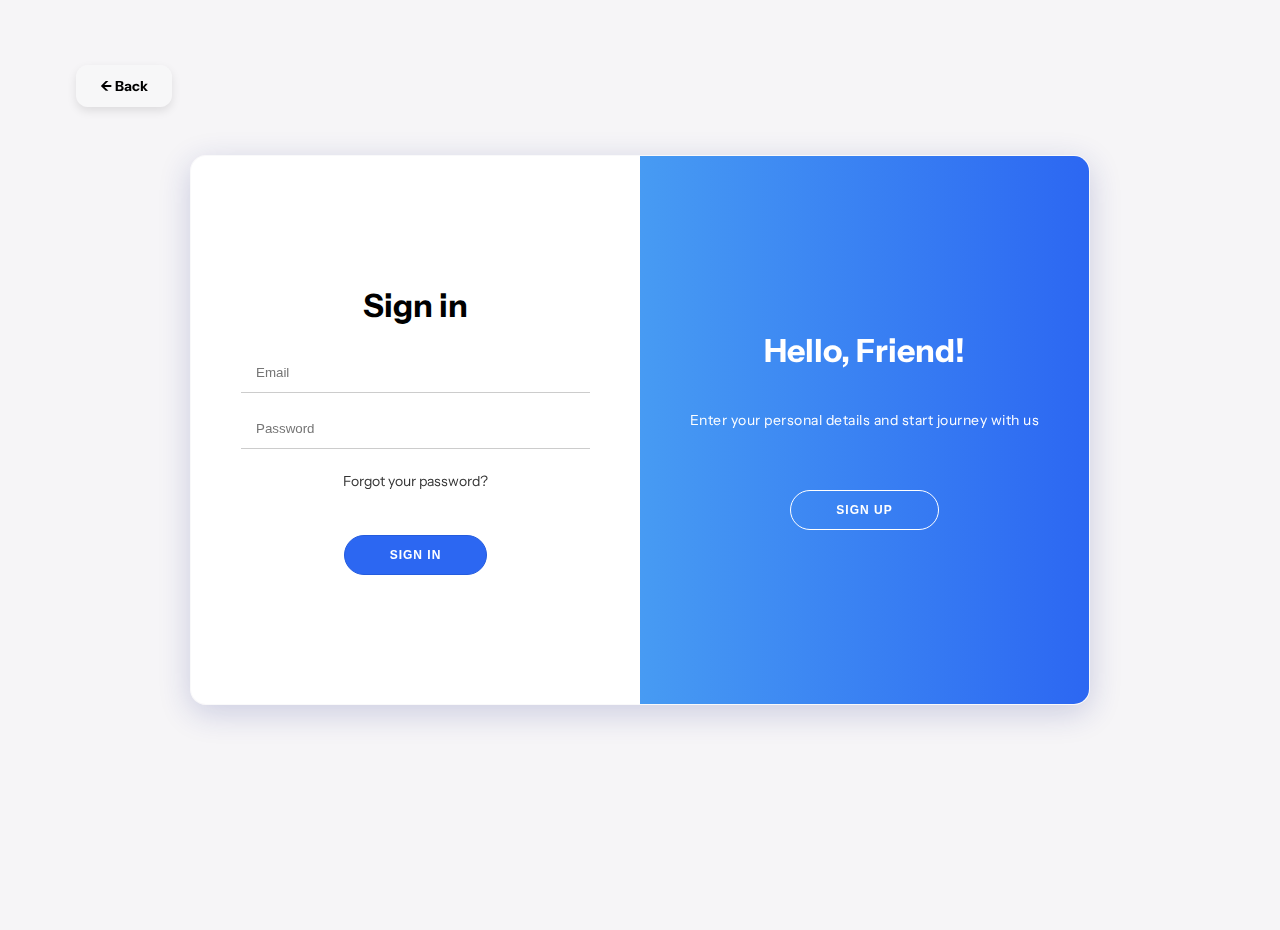
<file: account.html>
<!DOCTYPE html>
<html lang="en">
  <head>
    <meta charset="UTF-8" />
    <meta http-equiv="X-UA-Compatible" content="IE=edge" />
    <meta name="viewport" content="width=device-width, initial-scale=1.0" />
    <title>Safestate</title>
    <link rel="stylesheet" href="css/account.css" />
  </head>
  <body>
    <a href="index.html" class="back-button">← Back</a>
    <div class="container" id="container">
      <div class="form-container sign-up-container">
        <form action="#">
          <h1>Create Account</h1>
          <input type="text" placeholder="Username" />
          <input type="email" placeholder="Email" />
          <input type="number" name="age" placeholder="Age" min="0" />
          <input type="text" name="city" placeholder="City" />
          <input type="password" placeholder="Password" />
          <button type="submit">Sign Up</button>
        </form>
      </div>
      <div class="form-container sign-in-container">
        <form action="#">
          <h1>Sign in</h1>
          <input type="email" placeholder="Email" />
          <input type="password" placeholder="Password" />
          <a href="#">Forgot your password?</a>
          <button type="submit">Sign In</button>
        </form>
      </div>
      <div class="overlay-container">
        <div class="overlay">
          <div class="overlay-panel overlay-left">
            <h1>Welcome Back!</h1>
            <p>
              To keep connected with us please login with your personal info
            </p>
            <button class="ghost" id="signIn" type="button">Sign In</button>
          </div>
          <div class="overlay-panel overlay-right">
            <h1>Hello, Friend!</h1>
            <p>Enter your personal details and start journey with us</p>
            <button class="ghost" id="signUp" type="button">Sign Up</button>
          </div>
        </div>
      </div>
    </div>
  </body>
  <script src="js/data.js"></script>
  <script src="js/auth.js"></script>
  <script src="js/sliding-form.js"></script>
</html>
</file>
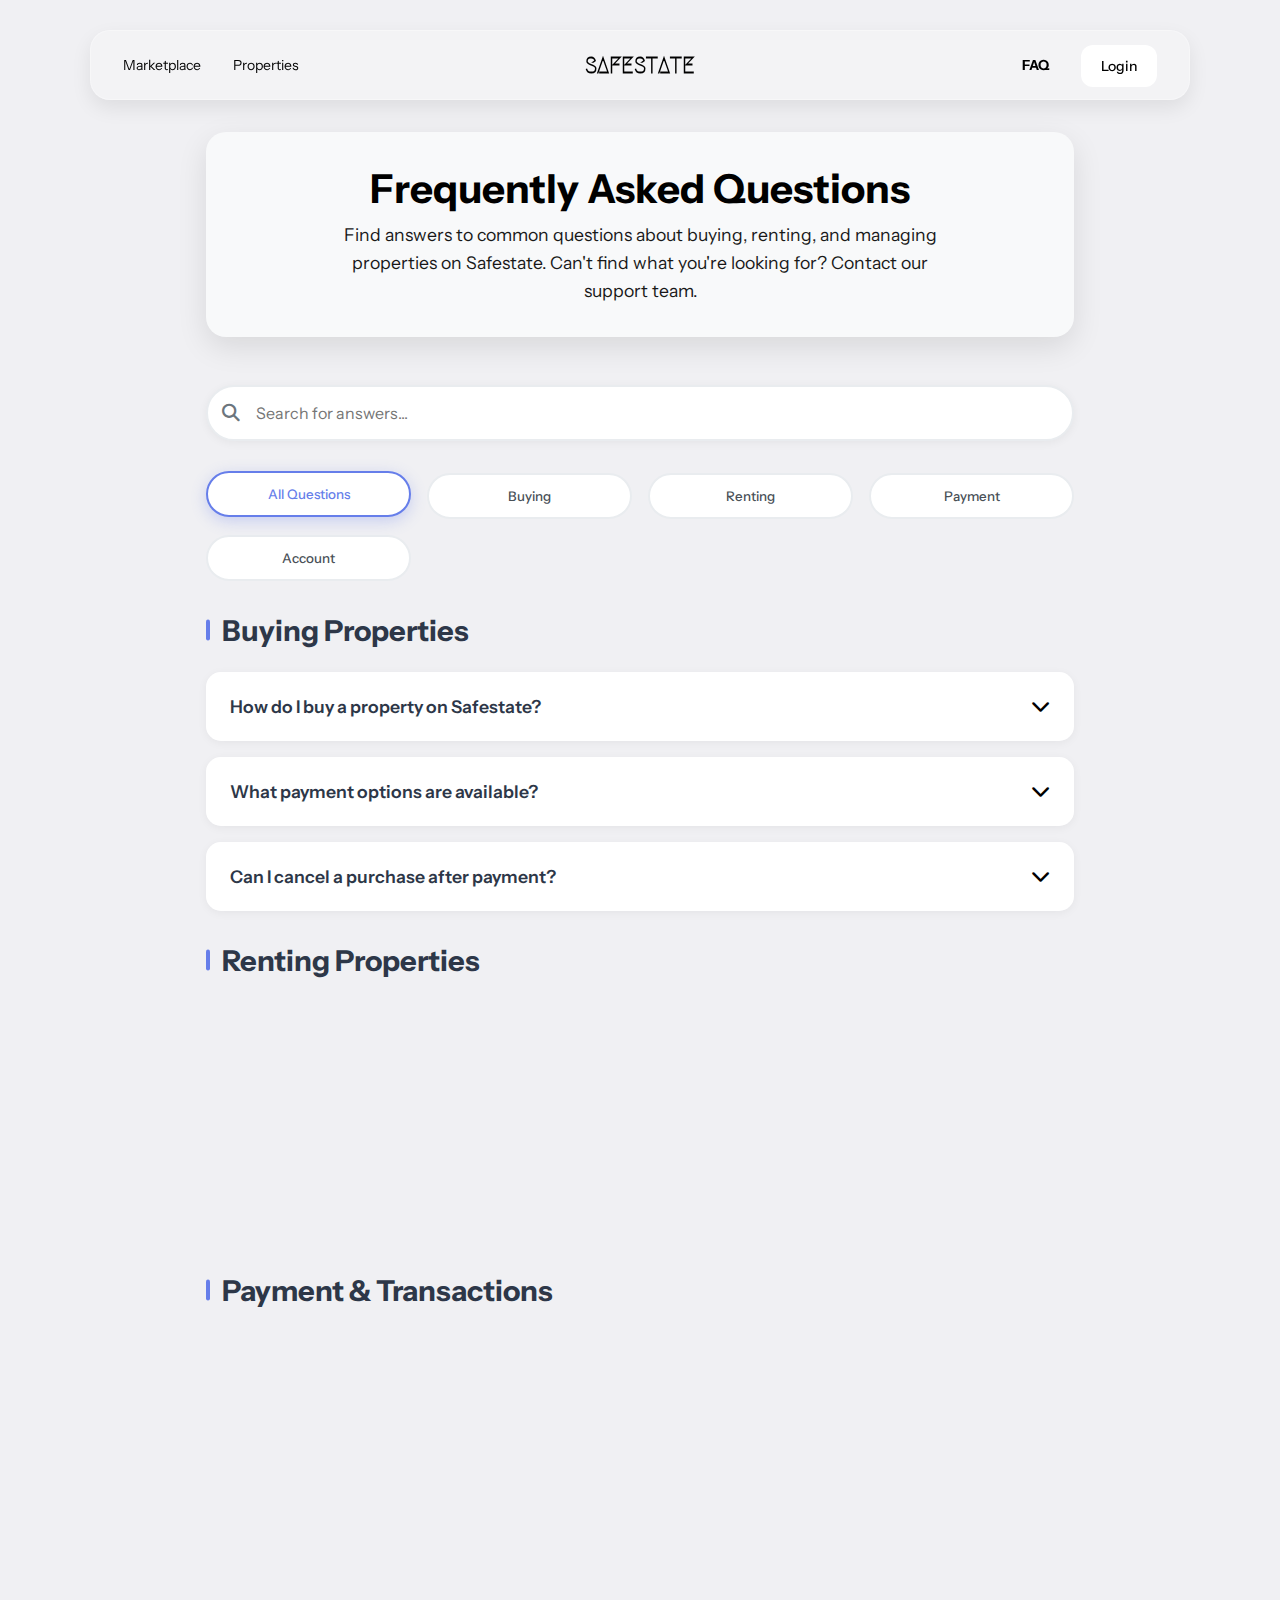
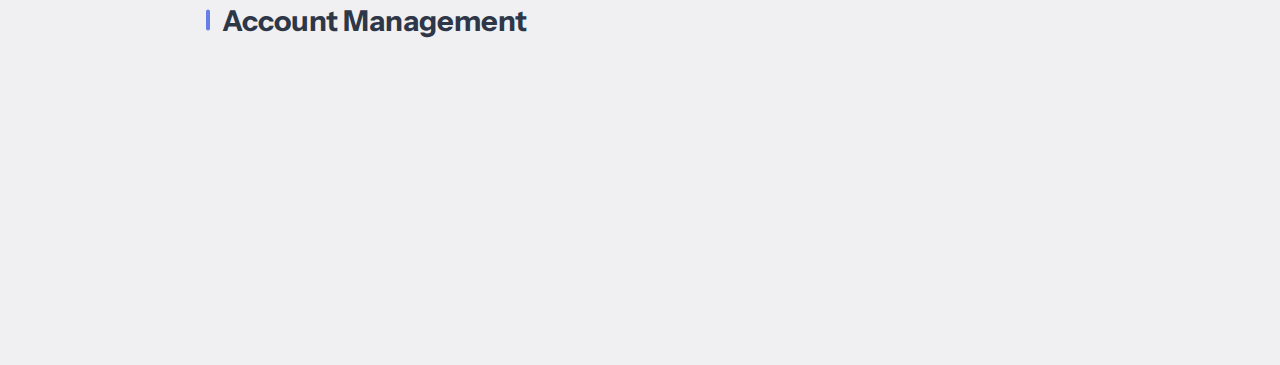
<file: faq.html>
<!DOCTYPE html>
<html lang="en">
  <head>
    <meta charset="UTF-8" />
    <meta name="viewport" content="width=device-width, initial-scale=1.0" />
    <title>Safestate - FAQ</title>
    <link
      rel="stylesheet"
      href="https://cdnjs.cloudflare.com/ajax/libs/font-awesome/6.5.0/css/all.min.css"
    />
    <link rel="stylesheet" href="css/navigation.css" />
    <link rel="stylesheet" href="css/style.css" />
    <link rel="stylesheet" href="css/faq.css" />
    <style>
      .faq-container {
        max-width: 900px;
        margin: 0 auto;
        padding: 2rem 1rem;
        font-family: "Segoe UI", Tahoma, Geneva, Verdana, sans-serif;
      }

      .faq-header {
        text-align: center;
        margin-bottom: 3rem;
        padding: 2rem 0;
        background: #f8f9fa;
        color: #2d3748;
        border-radius: 20px;
        box-shadow: 0 10px 30px rgba(0, 0, 0, 0.1);
      }

      .faq-header h1 {
        font-size: 2.5rem;
        margin-bottom: 0.5rem;
        font-weight: 700;
      }

      .faq-header p {
        font-size: 1.1rem;
        opacity: 0.9;
        max-width: 600px;
        margin: 0 auto;
        line-height: 1.6;
      }

      .faq-search {
        margin-bottom: 2rem;
        position: relative;
      }

      .faq-search input {
        width: 100%;
        padding: 1rem 1rem 1rem 3rem;
        border: 2px solid #e9ecef;
        border-radius: 50px;
        font-size: 1rem;
        transition: all 0.3s ease;
        background: white;
        box-shadow: 0 2px 10px rgba(0, 0, 0, 0.05);
      }

      .faq-search input:focus {
        outline: none;
        border-color: #667eea;
        box-shadow: 0 4px 20px rgba(102, 126, 234, 0.15);
      }

      .faq-search i {
        position: absolute;
        left: 1rem;
        top: 50%;
        transform: translateY(-50%);
        color: #6c757d;
        font-size: 1.1rem;
      }

      .faq-categories {
        display: grid;
        grid-template-columns: repeat(auto-fit, minmax(200px, 1fr));
        gap: 1rem;
        margin-bottom: 2rem;
      }

      .category-btn {
        padding: 0.8rem 1.5rem;
        border: 2px solid #e9ecef;
        background: white;
        border-radius: 25px;
        cursor: pointer;
        transition: all 0.3s ease;
        font-weight: 500;
        text-align: center;
        color: #495057;
      }

      .category-btn:hover,
      .category-btn.active {
        background: white;
        color: #667eea;
        border-color: #667eea;
        transform: translateY(-2px);
        box-shadow: 0 4px 15px rgba(102, 126, 234, 0.3);
      }

      .faq-section {
        margin-bottom: 2rem;
      }

      .faq-section h2 {
        color: #2d3748;
        margin-bottom: 1.5rem;
        font-size: 1.8rem;
        position: relative;
        padding-left: 1rem;
      }

      .faq-section h2::before {
        content: "";
        position: absolute;
        left: 0;
        top: 50%;
        transform: translateY(-50%);
        width: 4px;
        height: 60%;
        background: #667eea;
        border-radius: 2px;
      }

      .faq-item {
        margin-bottom: 1rem;
        border-radius: 15px;
        box-shadow: 0 2px 10px rgba(0, 0, 0, 0.05);
        overflow: hidden;
        transition: all 0.3s ease;
      }

      .faq-item:hover {
        box-shadow: 0 5px 20px rgba(0, 0, 0, 0.1);
      }

      .faq-question {
        background: white;
        border: none;
        padding: 1.5rem;
        width: 100%;
        text-align: left;
        cursor: pointer;
        font-size: 1.1rem;
        font-weight: 600;
        color: #2d3748;
        display: flex;
        justify-content: space-between;
        align-items: center;
        transition: all 0.3s ease;
      }

      .faq-question:hover {
        background: #f8f9fa;
      }

      .faq-question.active {
        background: #667eea;
        color: white;
      }

      .faq-toggle {
        font-size: 1.2rem;
        transition: transform 0.3s ease;
      }

      .faq-question.active .faq-toggle {
        transform: rotate(180deg);
      }

      .faq-answer {
        background: #f8f9fa;
        padding: 0;
        max-height: 0;
        overflow: hidden;
        transition: all 0.3s ease;
      }

      .faq-answer.active {
        max-height: 300px;
        padding: 1.5rem;
      }

      .faq-answer p {
        margin: 0;
        line-height: 1.7;
        color: #4a5568;
      }

      .faq-answer ul {
        margin: 1rem 0;
        padding-left: 1.5rem;
      }

      .faq-answer li {
        margin-bottom: 0.5rem;
        color: #4a5568;
      }

      .hidden {
        display: none !important;
      }

      @media (max-width: 768px) {
        .faq-header h1 {
          font-size: 2rem;
        }

        .faq-header p {
          font-size: 1rem;
        }

        .faq-categories {
          grid-template-columns: 1fr 1fr;
        }

        .category-btn {
          padding: 0.6rem 1rem;
          font-size: 0.9rem;
        }
      }
    </style>
  </head>
  <body>
    <div class="navigation">
      <div class="navBar">
        <div class="nav-left">
          <a href="marketplace.html">Marketplace</a>
          <a href="properties.html">Properties</a>
        </div>

        <div class="nav-logo">
          <a href="index.html" class="logo">SAFESTATE</a>
        </div>

        <div class="nav-right">
          <a href="#" class="active">FAQ</a>
          <div class="cta">
            <a href="account.html">Account</a>
          </div>
        </div>
      </div>
    </div>

    <div class="faq-container">
      <div class="faq-header">
        <h1>Frequently Asked Questions</h1>
        <p>
          Find answers to common questions about buying, renting, and managing
          properties on Safestate. Can't find what you're looking for? Contact
          our support team.
        </p>
      </div>

      <div class="faq-search">
        <i class="fas fa-search"></i>
        <input type="text" id="faqSearch" placeholder="Search for answers..." />
      </div>

      <div class="faq-categories">
        <button class="category-btn active" data-category="all">
          All Questions
        </button>
        <button class="category-btn" data-category="buying">Buying</button>
        <button class="category-btn" data-category="renting">Renting</button>
        <button class="category-btn" data-category="payment">Payment</button>
        <button class="category-btn" data-category="account">Account</button>
      </div>

      <div class="faq-section" data-category="buying">
        <h2>Buying Properties</h2>

        <div class="faq-item" data-category="buying">
          <button class="faq-question">
            How do I buy a property on Safestate?
            <i class="fas fa-chevron-down faq-toggle"></i>
          </button>
          <div class="faq-answer">
            <p>Buying a property on Safestate is simple:</p>
            <ul>
              <li>Browse properties in our marketplace</li>
              <li>Click on a property to view details</li>
              <li>Click "Buy Now" to proceed to payment</li>
              <li>Choose your payment option (down payment or full payment)</li>
              <li>Complete the payment process</li>
              <li>The property will be added to your properties page</li>
            </ul>
          </div>
        </div>

        <div class="faq-item" data-category="buying">
          <button class="faq-question">
            What payment options are available?
            <i class="fas fa-chevron-down faq-toggle"></i>
          </button>
          <div class="faq-answer">
            <p>We offer flexible payment options:</p>
            <ul>
              <li>
                <strong>Down Payment:</strong> Pay 20% upfront with installment
                options (3x or 5x)
              </li>
              <li>
                <strong>Full Payment:</strong> Pay the complete amount at once
              </li>
            </ul>
            <p>
              All payments can be made via credit card, bank transfer, or cash.
            </p>
          </div>
        </div>

        <div class="faq-item" data-category="buying">
          <button class="faq-question">
            Can I cancel a purchase after payment?
            <i class="fas fa-chevron-down faq-toggle"></i>
          </button>
          <div class="faq-answer">
            <p>
              Purchase cancellations are subject to our terms and conditions.
              Generally:
            </p>
            <ul>
              <li>
                Down payments are refundable within 3 days minus processing fees
              </li>
              <li>
                Full payments require property inspection and legal review for
                cancellation
              </li>
            </ul>
            <p>
              Please contact our support team for specific cancellation
              requests.
            </p>
          </div>
        </div>
      </div>

      <div class="faq-section" data-category="renting">
        <h2>Renting Properties</h2>

        <div class="faq-item" data-category="renting">
          <button class="faq-question">
            How do I rent a property?
            <i class="fas fa-chevron-down faq-toggle"></i>
          </button>
          <div class="faq-answer">
            <p>Renting a property is straightforward:</p>
            <ul>
              <li>Filter properties by "Rent" in the marketplace</li>
              <li>Select a property that suits your needs</li>
              <li>Contact the agent via WhatsApp for viewing</li>
              <li>Submit rental application with required documents</li>
              <li>Pay security deposit and first month's rent</li>
              <li>Sign the rental agreement</li>
            </ul>
          </div>
        </div>

        <div class="faq-item" data-category="renting">
          <button class="faq-question">
            What documents do I need for renting?
            <i class="fas fa-chevron-down faq-toggle"></i>
          </button>
          <div class="faq-answer">
            <p>Required documents for rental applications:</p>
            <ul>
              <li>Valid ID card (KTP) or passport</li>
              <li>Proof of income (salary slip or bank statements)</li>
              <li>Employment verification letter</li>
              <li>References from previous landlords (if applicable)</li>
              <li>Emergency contact information</li>
            </ul>
          </div>
        </div>

        <div class="faq-item" data-category="renting">
          <button class="faq-question">
            How much is the security deposit?
            <i class="fas fa-chevron-down faq-toggle"></i>
          </button>
          <div class="faq-answer">
            <p>
              Security deposits typically range from 1-3 months' rent, depending
              on:
            </p>
            <ul>
              <li>Property type and value</li>
              <li>Rental duration</li>
              <li>Your credit history</li>
              <li>Property owner's requirements</li>
            </ul>
            <p>
              The security deposit is refundable at the end of your lease,
              subject to property condition assessment.
            </p>
          </div>
        </div>
      </div>

      <div class="faq-section" data-category="payment">
        <h2>Payment & Transactions</h2>

        <div class="faq-item" data-category="payment">
          <button class="faq-question">
            Is my payment information secure?
            <i class="fas fa-chevron-down faq-toggle"></i>
          </button>
          <div class="faq-answer">
            <p>Yes, we prioritize your financial security:</p>
            <ul>
              <li>SSL encryption for all transactions</li>
              <li>PCI DSS compliant payment processing</li>
              <li>No storage of credit card information on our servers</li>
              <li>Two-factor authentication for account access</li>
              <li>Regular security audits and monitoring</li>
            </ul>
          </div>
        </div>

        <div class="faq-item" data-category="payment">
          <button class="faq-question">
            How long does payment processing take?
            <i class="fas fa-chevron-down faq-toggle"></i>
          </button>
          <div class="faq-answer">
            <p>Payment processing times vary by method:</p>
            <ul>
              <li><strong>Credit Card:</strong> Instant confirmation</li>
              <li><strong>Bank Transfer:</strong> 1-2 business days</li>
              <li><strong>Cash Payment:</strong> Immediate at our offices</li>
              <li><strong>Installments:</strong> Auto-deducted monthly</li>
            </ul>
            <p>You'll receive email confirmation once payment is processed.</p>
          </div>
        </div>

        <div class="faq-item" data-category="payment">
          <button class="faq-question">
            Can I get a receipt for my payment?
            <i class="fas fa-chevron-down faq-toggle"></i>
          </button>
          <div class="faq-answer">
            <p>Yes, you'll receive digital receipts for all transactions:</p>
            <ul>
              <li>Immediate email confirmation after payment</li>
              <li>Detailed invoice with transaction ID</li>
              <li>Download option from your account dashboard</li>
              <li>Tax documentation available for property purchases</li>
            </ul>
          </div>
        </div>
      </div>

      <div class="faq-section" data-category="account">
        <h2>Account Management</h2>

        <div class="faq-item" data-category="account">
          <button class="faq-question">
            How do I create an account?
            <i class="fas fa-chevron-down faq-toggle"></i>
          </button>
          <div class="faq-answer">
            <p>Creating an account is quick and easy:</p>
            <ul>
              <li>Click "Account" in the navigation menu</li>
              <li>Select "Sign Up" or "Register"</li>
              <li>Fill in your basic information</li>
              <li>Verify your email address</li>
              <li>Complete your profile for better property recommendations</li>
            </ul>
          </div>
        </div>

        <div class="faq-item" data-category="account">
          <button class="faq-question">
            Can I manage multiple properties?
            <i class="fas fa-chevron-down faq-toggle"></i>
          </button>
          <div class="faq-answer">
            <p>Yes, your account can handle multiple properties:</p>
            <ul>
              <li>View all owned properties in one dashboard</li>
              <li>Track rental properties separately</li>
              <li>Manage payment schedules for each property</li>
              <li>Access property documents and contracts</li>
              <li>Monitor property values and market trends</li>
            </ul>
          </div>
        </div>

        <div class="faq-item" data-category="account">
          <button class="faq-question">
            How do I update my account information?
            <i class="fas fa-chevron-down faq-toggle"></i>
          </button>
          <div class="faq-answer">
            <p>Update your account anytime:</p>
            <ul>
              <li>Go to Account > Profile Settings</li>
              <li>Edit personal information, contact details</li>
              <li>Update payment methods and preferences</li>
              <li>Change password and security settings</li>
              <li>Manage notification preferences</li>
            </ul>
            <p>Some changes may require email verification for security.</p>
          </div>
        </div>
      </div>
    </div>

    <script src="js/auth.js"></script>
    <script src="js/navbar.js"></script>
    <script src="js/faq.js"></script>
  </body>
</html>
</file>
<file: css/account.css>
@import url('https://fonts.googleapis.com/css2?family=Instrument+Sans:ital,wght@0,400..700;1,400..700&display=swap');

* {
	box-sizing: border-box;
}

body {
	background: #f6f5f7;
	display: flex;
	justify-content: center;
	align-items: center;
	flex-direction: column;
	font-family: 'Instrument Sans';
	height: 100vh;
	margin: -20px 0 50px;
}

h1 {
	font-weight: bold;
	margin: 0;
    margin-bottom: 20px;
}

h2 {
	text-align: center;
}

p {
	font-size: 14px;
	font-weight: 100;
	line-height: 20px;
	letter-spacing: 0.5px;
	margin: 20px 0 30px;
}

span {
	font-size: 12px;
}

a {
	color: #333;
	font-size: 14px;
	text-decoration: none;
	margin: 15px 0;
}

.back-button {
    position: absolute;
    top: 50px;
    left: 76px;
    background-color: rgba(255, 255, 255, 0.2);
    backdrop-filter: blur(10px);
    padding: 12px 24px;
    border-radius: 12px;
    text-decoration: none;
    color: black;
    font-weight: bold;
    font-size: 14px;
    box-shadow: 0 4px 10px rgba(0, 0, 0, 0.1);
    transition: background-color 0.3s ease, transform 0.2s ease;
}
  
.back-button:hover {
    background-color: rgba(255, 255, 255, 1);
    color: #2c67f2;
    transform: translateY(-4px);
}

button {
	border-radius: 20px;
	border: 1px solid #245cde;
	background-color: #2c67f2;
	color: #FFFFFF;
	font-size: 12px;
	font-weight: bold;
	padding: 12px 45px;
    margin-top: 30px;
	letter-spacing: 1px;
	text-transform: uppercase;
	transition: transform 80ms ease-in;
}

button:active {
	transform: scale(0.95);
}

button:focus {
	outline: none;
}

button.ghost {
	background-color: transparent;
	border-color: #FFFFFF;
}

form {
	background-color: #FFFFFF;
	display: flex;
	align-items: center;
	justify-content: center;
	flex-direction: column;
	padding: 0 50px;
	height: 100%;
	text-align: center;
}

input {
	background-color: white;
	border: none;
	border-bottom: 1px solid #ccc;
	padding: 12px 15px;
	margin: 8px 0;
	width: 100%;
	outline: none;
	transition: border-color 0.3s ease;
}

input:focus {
	border-bottom: 1px solid #2c67f2; /* Highlight color on focus */
}

.container {
    background: rgba(255, 255, 255, 0.1); /* glass background */
    border-radius: 16px;
    border: 1px solid rgba(255, 255, 255, 0.3);
    backdrop-filter: blur(15px);
    -webkit-backdrop-filter: blur(15px); /* Safari support */
    box-shadow: 0 8px 32px 0 rgba(31, 38, 135, 0.2);
    position: relative;
    overflow: hidden;
    width: 900px;
    min-height: 550px;
    max-width: 100%;
    
}

.form-container {
	position: absolute;
	top: 0;
	height: 100%;
	transition: all 0.6s ease-in-out;
}

.sign-in-container {
	left: 0;
	width: 50%;
	z-index: 2;
}

.container.right-panel-active .sign-in-container {
	transform: translateX(100%);
}

.sign-up-container {
	left: 0;
	width: 50%;
	opacity: 0;
	z-index: 1;
}

.container.right-panel-active .sign-up-container {
	transform: translateX(100%);
	opacity: 1;
	z-index: 5;
	animation: show 0.6s;
}

@keyframes show {
	0%, 49.99% {
		opacity: 0;
		z-index: 1;
	}
	
	50%, 100% {
		opacity: 1;
		z-index: 5;
	}
}

.overlay-container {
	position: absolute;
	top: 0;
	left: 50%;
	width: 50%;
	height: 100%;
	overflow: hidden;
	transition: transform 0.6s ease-in-out;
	z-index: 100;
}

.container.right-panel-active .overlay-container{
	transform: translateX(-100%);
}

.overlay {
	background: #2c67f2;
	background: linear-gradient(to right, #62cff4, #2c67f2);
	background-repeat: no-repeat;
	background-size: cover;
	background-position: 0 0;
	color: #FFFFFF;
	position: relative;
	left: -100%;
	height: 100%;
	width: 200%;
  	transform: translateX(0);
	transition: transform 0.6s ease-in-out;
}

.container.right-panel-active .overlay {
  	transform: translateX(50%);
}

.overlay-panel {
	position: absolute;
	display: flex;
	align-items: center;
	justify-content: center;
	flex-direction: column;
	padding: 0 40px;
	text-align: center;
	top: 0;
	height: 100%;
	width: 50%;
	transform: translateX(0);
	transition: transform 0.6s ease-in-out;
}

.overlay-left {
	transform: translateX(-20%);
}

.container.right-panel-active .overlay-left {
	transform: translateX(0);
}

.overlay-right {
	right: 0;
	transform: translateX(0);
}

.container.right-panel-active .overlay-right {
	transform: translateX(20%);
}
</file>
<file: css/navigation.css>
@import url('https://fonts.googleapis.com/css2?family=Instrument+Sans:ital,wght@0,400..700;1,400..700&family=Megrim&display=swap');

* {
    margin: 0;
    padding: 0;
    box-sizing: border-box;
    text-decoration: none;
    color: black;
  }
  
  body {
    font-family: 'Instrument Sans', sans-serif;
    background: #f0f0f3;
    min-height: 100vh;
  }
  
.navigation {
    display: flex;
    justify-content: center;
    position: sticky;
    top: 0;
    z-index: 1000;
    margin-top: 30px;
    height: 70px;
    align-items: center;
  }
  
  .navBar {
    width: 86%;
    position: relative;
    display: flex;
    justify-content: space-between;
    align-items: center;
    padding: 1.6em 2em;
    background: rgba(255, 255, 255, 0.2);
    backdrop-filter: blur(14px);
    border-radius: 20px;
    box-shadow: 0 8px 20px rgba(0, 0, 0, 0.08);
    border: 1px solid rgba(255, 255, 255, 0.3);
    height: 70px;
  }
  
  .navBar.sticky-full {
    width: 100%;
    max-width: 100%;
    border-radius: 0;
    padding: 0 1.5rem;
    margin-top: 0;
    transition: width 0.3s ease, padding 0.3s ease, border-radius 0.3s ease;
  }
  
  .navBar a {
    font-size: 14px;
    font-weight: 300;
    transition: 0.3s ease;
  }
  
  .navBar .active {
    font-weight: 800;
  }
  
  .navBar a:hover {
    font-weight: bold;
  }
  
  .nav-left,
  .nav-right {
    display: flex;
    gap: 2rem;
    align-items: center;
  }
  
  .nav-logo {
    position: absolute;
    left: 50%;
    transform: translateX(-50%);
  }
  
  .nav-logo a {
    font-family: 'Megrim';
    font-size: 1.4rem;
    font-weight: 800;
  }
  
  .nav-logo a:hover {
    font-weight: 800;
  }
  
  .cta a {
    background-color: white;
    color: black;
    padding: 12px 20px;
    border-radius: 12px;
    font-weight: 500;
    transition: background 0.2s ease-in-out;
  }
  
  .cta a:hover {
    background-color: #007bff;
    color: white;
    font-weight: 500;
  }
</file>
<file: css/style.css>
@import url('https://fonts.googleapis.com/css2?family=Instrument+Sans:ital,wght@0,400..700;1,400..700&display=swap');

:root {
    --primary-color: black;
    --title-text: 40px;
    --subtitle-text: 22px;
    --paragraph-text: 1vw;
    --text-dark: black;
    --text-light: white;
}

* {
    margin: 0;
    padding: 0;
    box-sizing: border-box;
    text-decoration: none;
    font-family: "Instrument Sans";
}

.mainSection {
    display: flex;
    flex-direction: row;
    padding: 0 60px;
    width: 100%;
}

.leftSection {
    width: 40%;
    position: relative;
    display: inline-block;
}

.leftSection .heroImg{
    display: block;
    height: 100vh;
    width: 0 auto;
}

.leftSection .tagline {
    font-size: var(--title-text);
    color: var(--text-light);
    text-shadow: 0 8px 8px rgb(47, 47, 47); 
    position: absolute;
    width: 300px;
    top: 370px;
    left: 60px;
}

.leftSection .tagline span {
    font-weight: bold;
}

.rightSection {
    width: 60%;
    padding: 0 20px;
}

.rightSection .companyLogo {
    float: right;
    margin-top: 60px;
}

.rightSection .navigation {
    margin-top: 240px;
}

.rightSection .navigation .navItem {
   margin-top: 56px;
}

.rightSection .navigation .navItem .redirect {
display: flex;
flex-direction: column;
text-decoration: none;
color: var(--primary-color);
transition: font-weight 0.3s ease;
}

.rightSection .navigation .navItem .redirect:hover {
    font-weight: bolder;
}

.rightSection .navigation .navItem .redirect .link-content {
    display: flex;
    justify-content: space-between;
    align-items: center;
    width: 100%;
}

.rightSection .navigation .navItem .redirect .link-content span {
    font-size: var(--subtitle-text);
}

.rightSection .navigation .navItem .redirect .link-content img {
    width: 24px;
}

.redirect hr {
width: 100%;
border: 1px solid black;
margin: 20px 0 0 0;
}
</file>
<file: css/faq.css>
/* FAQ page styles extracted from faq.html */
.faq-container {
  max-width: 900px;
  margin: 0 auto;
  padding: 2rem 1rem;
  font-family: "Segoe UI", Tahoma, Geneva, Verdana, sans-serif;
}
.faq-header {
  text-align: center;
  margin-bottom: 3rem;
  padding: 2rem 0;
  background: #f8f9fa;
  color: #2d3748;
  border-radius: 20px;
  box-shadow: 0 10px 30px rgba(0, 0, 0, 0.1);
}
.faq-header h1 {
  font-size: 2.5rem;
  margin-bottom: 0.5rem;
  font-weight: 700;
}
.faq-header p {
  font-size: 1.1rem;
  opacity: 0.9;
  max-width: 600px;
  margin: 0 auto;
  line-height: 1.6;
}
.faq-search {
  margin-bottom: 2rem;
  position: relative;
}
.faq-search input {
  width: 100%;
  padding: 1rem 1rem 1rem 3rem;
  border: 2px solid #e9ecef;
  border-radius: 50px;
  font-size: 1rem;
  transition: all 0.3s ease;
  background: white;
  box-shadow: 0 2px 10px rgba(0, 0, 0, 0.05);
}
.faq-search input:focus {
  outline: none;
  border-color: #667eea;
  box-shadow: 0 4px 20px rgba(102, 126, 234, 0.15);
}
.faq-search i {
  position: absolute;
  left: 1rem;
  top: 50%;
  transform: translateY(-50%);
  color: #6c757d;
  font-size: 1.1rem;
}
.faq-categories {
  display: grid;
  grid-template-columns: repeat(auto-fit, minmax(200px, 1fr));
  gap: 1rem;
  margin-bottom: 2rem;
}
.category-btn {
  padding: 0.8rem 1.5rem;
  border: 2px solid #e9ecef;
  background: white;
  border-radius: 25px;
  cursor: pointer;
  transition: all 0.3s ease;
  font-weight: 500;
  text-align: center;
  color: #495057;
}
.category-btn:hover,
.category-btn.active {
  background: white;
  color: #667eea;
  border-color: #667eea;
  transform: translateY(-2px);
  box-shadow: 0 4px 15px rgba(102, 126, 234, 0.3);
}
.faq-section {
  margin-bottom: 2rem;
}
.faq-section h2 {
  color: #2d3748;
  margin-bottom: 1.5rem;
  font-size: 1.8rem;
  position: relative;
  padding-left: 1rem;
}
.faq-section h2::before {
  content: "";
  position: absolute;
  left: 0;
  top: 50%;
  transform: translateY(-50%);
  width: 4px;
  height: 60%;
  background: #667eea;
  border-radius: 2px;
}
.faq-item {
  margin-bottom: 1rem;
  border-radius: 15px;
  box-shadow: 0 2px 10px rgba(0, 0, 0, 0.05);
  overflow: hidden;
  transition: all 0.3s ease;
}
.faq-item:hover {
  box-shadow: 0 5px 20px rgba(0, 0, 0, 0.1);
}
.faq-question {
  background: white;
  border: none;
  padding: 1.5rem;
  width: 100%;
  text-align: left;
  cursor: pointer;
  font-size: 1.1rem;
  font-weight: 600;
  color: #2d3748;
  display: flex;
  justify-content: space-between;
  align-items: center;
  transition: all 0.3s ease;
}
.faq-question:hover {
  background: #f8f9fa;
}
.faq-question.active {
  background: #667eea;
  color: white;
}
.faq-toggle {
  font-size: 1.2rem;
  transition: transform 0.3s ease;
}
.faq-question.active .faq-toggle {
  transform: rotate(180deg);
}
.faq-answer {
  background: #f8f9fa;
  padding: 0;
  max-height: 0;
  overflow: hidden;
  transition: all 0.3s ease;
}
.faq-answer.active {
  max-height: 300px;
  padding: 1.5rem;
}
.faq-answer p {
  margin: 0;
  line-height: 1.7;
  color: #4a5568;
}
.faq-answer ul {
  margin: 1rem 0;
  padding-left: 1.5rem;
}
.faq-answer li {
  margin-bottom: 0.5rem;
  color: #4a5568;
}
.hidden {
  display: none !important;
}
@media (max-width: 768px) {
  .faq-header h1 {
    font-size: 2rem;
  }
  .faq-header p {
    font-size: 1rem;
  }
  .faq-categories {
    grid-template-columns: 1fr 1fr;
  }
  .category-btn {
    padding: 0.6rem 1rem;
    font-size: 0.9rem;
  }
}
</file>
